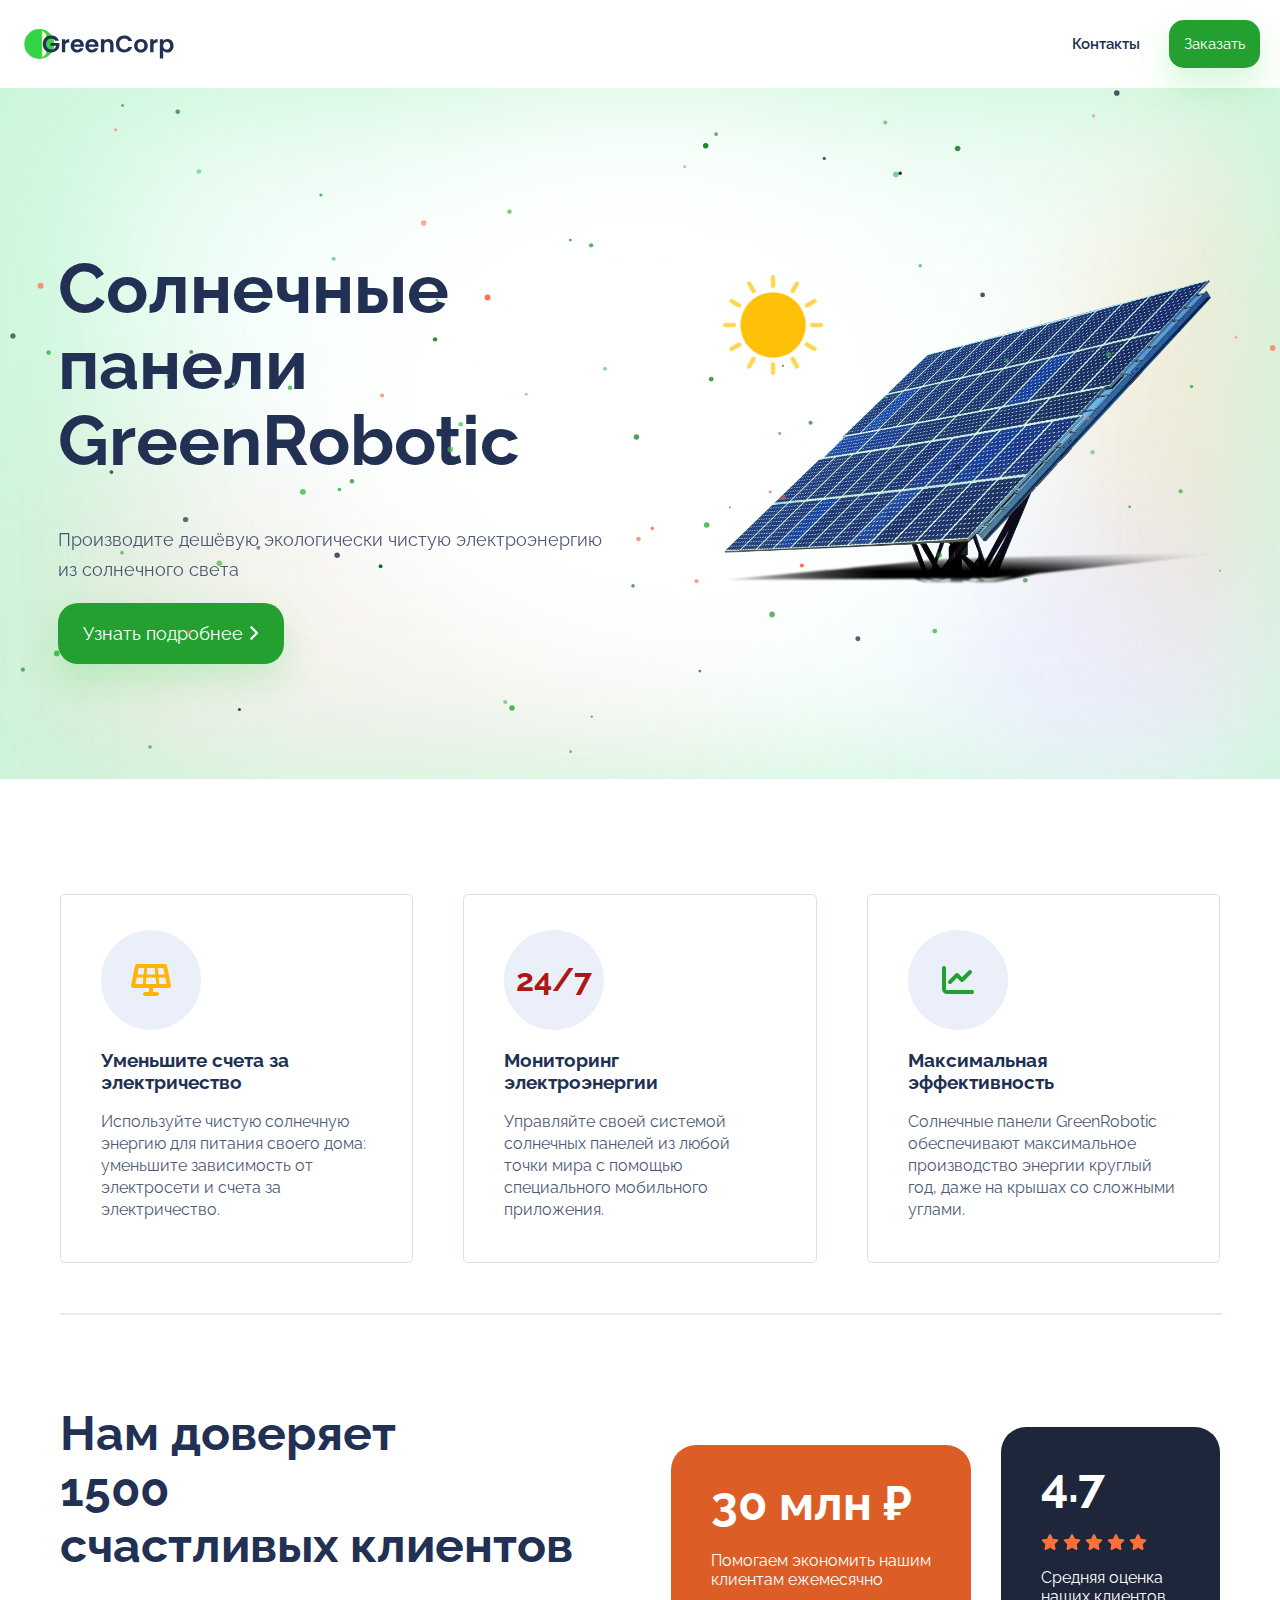
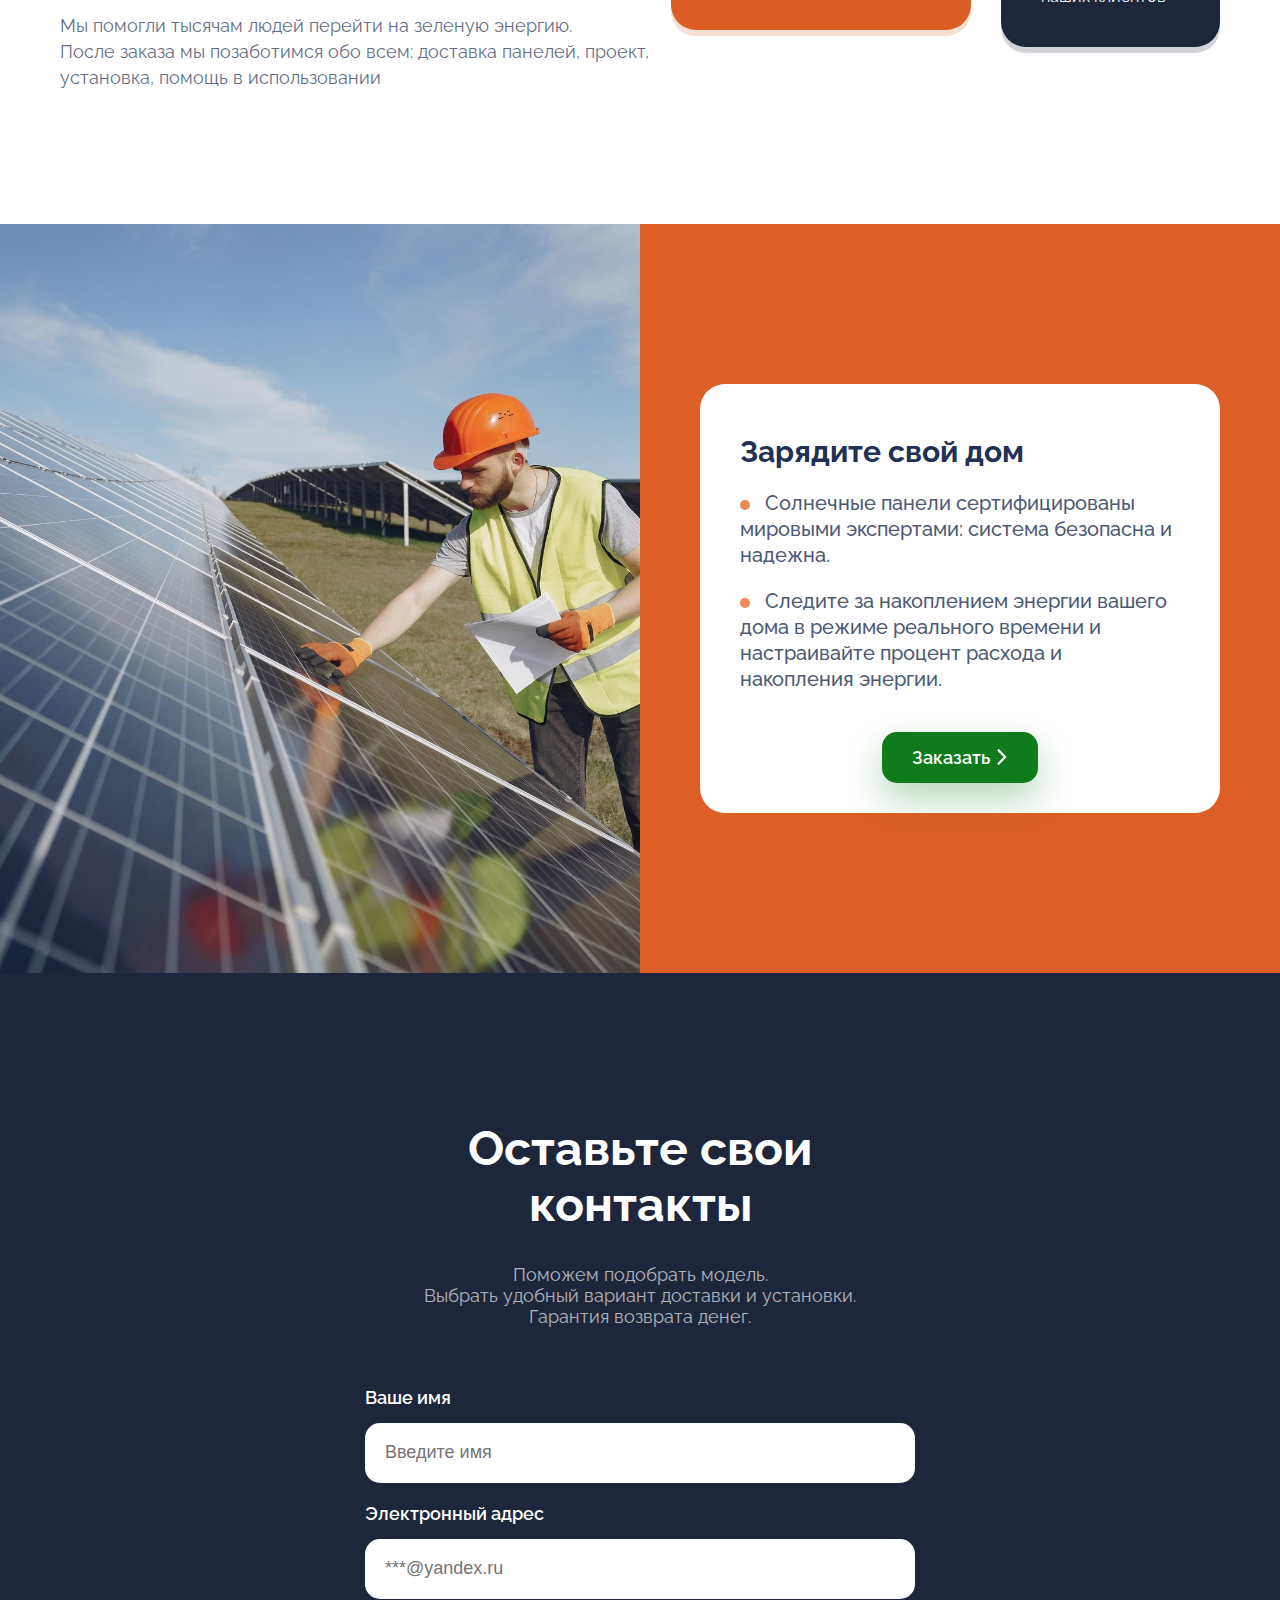
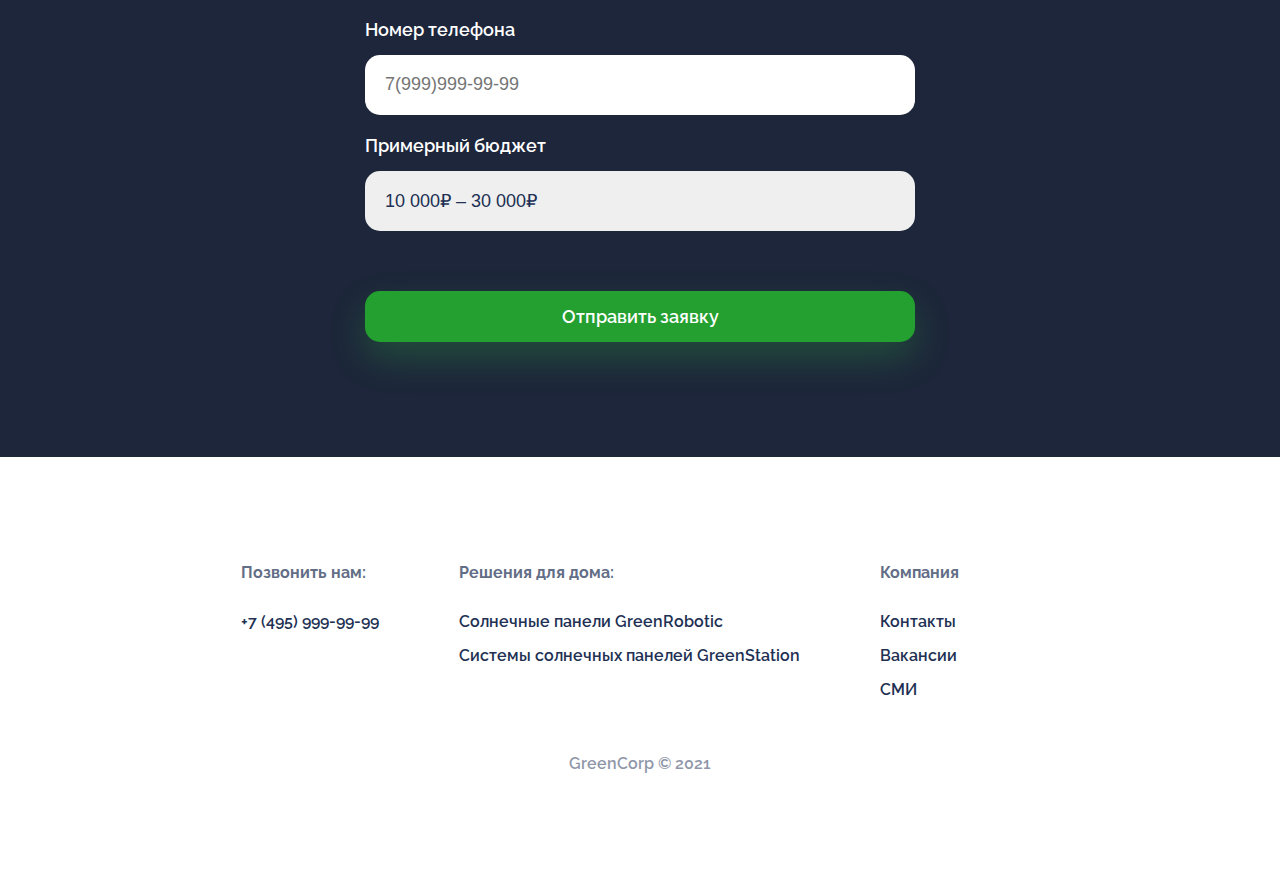
<file: index.html>
<!DOCTYPE html>
<html lang='ru'>
  <head>
    <title> Солнечные панели GreenCorp </title> 
    <link rel='stylesheet' href='main.css'>
    <link href='https://fonts.googleapis.com/css2?family=Raleway:wght@100;300;400;500;600;700;800&display=swap' rel='stylesheet'>
    <meta name='viewport' content='width=device-width, initial-scale=1.0'> 
    <link rel='stylesheet' href='fa/css/all.min.css'>
    <link rel='stylesheet' href='https://cdnjs.cloudflare.com/ajax/libs/animate.css/4.1.1/animate.min.css'>
  </head>
  <body>
    <header>
      <img class='header__logo' src='img/logo.svg'>  
      <div class='header__controls'>
        <a href='#contacts'> Контакты </a>
        <button> Заказать </button>
      </div>
    </header>
    <section class='about'>
      <canvas class="orb-canvas" id="orb-canvas"></canvas>
      <div class='about__info animate__animated animate__fadeInLeft animate__slow'>
          <h1> Солнечные панели GreenRobotic </h1>
          <p> Производите дешёвую экологически чистую электроэнергию из солнечного света </p>
          <button>Узнать подробнее <i class='fa-solid fa-angle-right'></i></button>
      </div>
      <div class='about__images animate__animated animate__fadeInRight animate__slow'>
          <img class='about__sun-image' src='img/sun.png'>
          <img class='about__image' src='img/solar-panel.png'>
      </div>
    </section>
    <section class="features">
      <div class="cards">
        <div class="card">
          <div class="card__logo yellow">
            <i class="fas fa-solar-panel"></i>
          </div>
          <h3>Уменьшите счета за электричество</h3>
          <p>
              Используйте чистую солнечную энергию для питания своего дома: уменьшите зависимость от электросети и счета за электричество.
          </p>
        </div>
        <div class="card">
          <div class="card__logo red">
              24/7
          </div>
          <h3>Мониторинг электроэнергии</h3>
          <p>
              Управляйте своей системой солнечных панелей из любой точки мира с помощью специального мобильного приложения.
          </p>
        </div>
        <div class="card">
          <div class="card__logo green">
            <i class="fas fa-chart-line"></i>
          </div>
          <h3>Максимальная эффективность</h3>
          <p>
              Солнечные панели GreenRobotic обеспечивают максимальное производство энергии круглый год, даже на крышах со сложными углами.
          </p>
        </div>
      </div>
      <div class="features__border"></div>
      <div class="features__feedback">
        <div class="features__feedback-left">
          <h2>
             Нам доверяет
            <br>
            <div class="features__clients-count"> 5000+ </div> счастливых клиентов         
           </h2>
          <p>
             Мы помогли тысячам людей перейти на зеленую энергию.
            <br>
             После заказа мы позаботимся обо всем: доставка панелей, проект, установка, помощь в использовании
          </p>
        </div>
        <div class="features__feedback-right">
          <div class="features__box features__savings-box">
            <h3>30 млн ₽</h3>
            <p>Помогаем экономить нашим клиентам ежемесячно</p>
          </div>
          <div class="features__box features__rate-box">
            <h3>4.7</h3>
            <p class="stars">
              <i class="fas fa-star"></i>
              <i class="fas fa-star"></i>
              <i class="fas fa-star"></i>
              <i class="fas fa-star"></i>
              <i class="fas fa-star"></i>
            </p>
            <p>
              Средняя оценка наших клиентов
            </p>
          </div>
        </div>
      </div>
    </section>
    <section class="promo">
      <div class="promo__image"></div>
      <div class="promo__right">
        <div class="promo__text">
          <h2>Зарядите свой дом</h2>
          <p>
              Солнечные панели сертифицированы мировыми экспертами: система безопасна и надежна.
          </p>
          <p>
              Следите за накоплением энергии вашего дома в режиме реального времени и настраивайте процент расхода и накопления энергии.
          </p>
          <div class="promo__button-wrap">
            <button type="button">Заказать <i class="fas fa-chevron-right"></i></button>
          </div>
        </div>
      </div>
    </section>
    </section>
    <section class='form'>
      <div class='form__container'>
        <h1> Оставьте свои контакты </h1>
        <p> Поможем подобрать модель. <br>
        Выбрать удобный вариант доставки и установки. <br>
        Гарантия возврата денег.  </p>
        <form>
          <div class='form__group'>
            <label for='name'> Ваше имя </label>
            <input id='name' type='text' placeholder='Введите имя'>
          </div>
          <div class='form__group'>
            <label for='email'> Электронный адрес </label>
            <input id='email' type='email' placeholder='***@yandex.ru'>
          </div>
          <div class='form__group'>
            <label for='tel'> Номер телефона </label>
            <input id='tel' type='tel' placeholder='7(999)999-99-99'>
          </div>
          <div class='form__group'>
            <label for='budget'> Примерный бюджет </label>
            <select id='budget'>
              <option value='10-30'> 10 000₽ – 30 000₽ </option>
              <option value='30–60'> 30 000₽ – 60 000₽ </option>
              <option value='60–100'> 60 000₽ – 100 000₽ </option>
              <option value='100+'> 100 000₽  </option>
            </select> 
          </div>
          <button type='submit' class='form__submit'> Отправить заявку </button>
        </form>
      </div>
    </section>
    <footer>
      <div class='footer__container'>
        <div class='footer__group'>
          <h3> Позвонить нам: </h3>
        <div class='footer__links'>
          <a href='tel:74959999999'> +7 (495) 999-99-99 </a>
        </div>
        </div>
        <div class='footer__group'>
          <h3> Решения для дома: </h3>
        <div class='footer__links'> 
          <a href='#'> Солнечные панели GreenRobotic </a>
          <a href='#'> Системы солнечных панелей GreenStation </a>
        </div>
        </div>
        <div class='footer__group'>
          <h3> Компания </h3>
        <div class='footer__links'> 
          <a href='#'> Контакты </a>
          <a href='#'> Вакансии </a>
          <a href='#'> СМИ </a>
        </div>
        </div>
      </div>
      <div class='footer__copyright'> 
        <p> GreenCorp © 2021 </p>
      </div>
    </footer>

    <script src='fa/js/all.min.js'></script>
    <script src="js/canvas.js"></script>
    <script src="js/animations.js"></script>
  </body>
</html>
</file>
<file: main.css>
header {
  display: flex;
  justify-content: space-between;
  align-items: center;
  padding: 20px;
  background-color: #fff;
  position: sticky;
  top: 0;
  z-index: 1;
}
body {
  font-family: 'Raleway', sans-serif;
  color: #213053;
  margin: 0;
}
a {
  text-decoration: none;
  color: #213053;
}
header a {
  font-size: 15px;
  font-weight: 600;
  margin-right: 25px;
}
button {
  font-family: 'Raleway', sans—serif;
  font-size: 15px;
  color: #fff;
  background-color: #23a030;
  border: none;
  border-radius: 15px;
  cursor: pointer;
  box-shadow: 0 16px 36px rgb(52 213 68 / 22%);
  padding: 15px;
}
select {
  appearance: none;
}
input {
  outline: none;
}
button:hover {
  background-color: #f6980c;
  box-shadow: 0 16px 36px rgba(246 152 12 / 20%);
  transition: background-color 0.3s ease-in;
}
footer {
  padding: 90px 20px; 
  font-size: 16px;
  font-weight: 600;
}
.header__logo {
  height: 30px;
}
.about {
  display: flex;
  position: relative;
  justify-content: space-around;
  align-items: center;
  padding-top: 115px;
  padding-bottom: 115px;

  background: url('img/back.png') no-repeat;
  background-position: center;
  background-size: cover;
}
.about__info{
  max-width: 550px;
}
.about__image {
  width: 500px;
}
.about__sun-image {
  width: 100px;
  height: 100px;
  animation: rotation 10s linear infinite;
  position: absolute;
}
.orb-canvas {
  position: absolute;
  top: 0;
  height: 100%;
  right: 0;
}
.about h1 {
  font-size: 70px;
  line-height: 76px;
}
.about p {
  font-size: 18px;
  line-height: 30px;
  opacity: 0.8;
}
.about button {
  font-size: 18px;
  border-radius: 20px;
  padding: 20px 25px;
}
.features {
  background-color: #fff;
  padding: 115px 60px; 
}
.cards {
  display: grid;
  grid-gap: 50px;
  grid-template-columns: 1fr 1fr 1fr;
}
.card {
  padding: 35px 40px 25px 40px;
  background: #FFFFFF;
  border: 1px solid #D9E4E6;
  border-radius: 5px;
}
.card p {
  opacity: 0.8;
  font-size: 16px;
  line-height: 22px;
}
.card__logo {
  font-weight: 700;
  font-size: 32px;
  background: #eaeff9;
  border-radius: 50%;
  height: 100px;
  width: 100px;
  display: flex;
  justify-content: center;
  align-items: center;
}
.card__logo.yellow {
  color: #ffb406;
}
.card__logo.red {
  color: #ad1714;
}
.card__logo.green {
  color: #22a030;
}
.features__border {
  width: 100%;
  border: 1px solid #E6EAF4;
  margin-top: 50px;
  margin-bottom: 50px;
}
.features__feedback {
  display: flex;
}
.features__feedback-left {
  margin-right: 10px;
}
.features__feedback-left h2 {
  font-size: 48px;
}
.features__feedback-left p {
  font-size: 18px;
  opacity: 0.7;
  line-height: 26px;
}
.features__feedback-right {
  display: flex;
  align-items: center;
}
.features__box {
  border-radius: 25px;
  padding: 30px 40px 25px 40px;
  color: white;
}
.features__box h3 {
  font-size: 48px;
  margin-top: 0;
  margin-bottom: 20px;
}
.features__savings-box {
  background-color: #dc5e26;
  box-shadow: 0 6px 0 rgb(221 95 38 / 20%);
  margin-right: 30px;
}
.features__rate-box {
  background-color: #1D263A;
  box-shadow: 0 6px 0 rgb(29 38 58 / 20%);
}
.stars {
  color: #ff7039;
}
.promo {
  display: flex;
}
.promo__image {
  background-image: url(img/promo.jpg);
  width: 50%;
  flex-shrink: 0;
  background-size: cover;
  background-position: center;
}
.promo__right {
  background: #dd5f26;
  padding: 160px 60px;
}
.promo__text {
  background-color: white;
  padding: 30px 40px;
  border-radius: 25px;
  font-size: 20px;
  font-weight: 500;
  line-height: 26px;
}
.promo__text p::before {
  content: '';
  display: inline-block;
  width: 10px;
  height: 10px;
  border-radius: 50%;
  background-color: #ec6b29;
  margin-right: 10px;
}
.promo__text p {
  opacity: 0.8;
}
.promo__text button {
  background-color: #107b1c;
  margin-top: 20px;
  font-weight: 600;
  font-size: 18px;
  box-shadow: 0 16px 36px rgb(16 122 28 / 30%);
  padding: 15px 30px;
}
.promo__button-wrap {
  display: flex;
  justify-content: center;
}
.promo__text button i {
  font-size: 15px;
  margin-left: 5px;
}
.form {
  background-color: #1D263A;
  color: #fff;
  padding-top: 115px;
  padding-bottom: 115px;
  text-align: center;
  
  display: flex;
  justify-content: center;
  align-items: center;
}
.form h1 {
  font-size: 48px;
}
.form p {
  font-size: 18px;
  opacity: 0.65;
}
.form__group {
  display: flex;
  flex-direction: column;
  text-align: left;
}
.form__container {
  width: 550px;
}
.form form {
  display: grid;
  grid-gap: 20px;
  margin-top: 60px;
}
.form label {
  font-size: 18px;
  font-weight: 600;
  margin-bottom: 15px;
}
.form input {
  font-size: 18px;
  color: #213053;
  height: 60px;
  padding: 0px 20px;
  border-radius: 15px;
  border: none;
}
.form select {
  font-size: 18px;
  color: #213053;
  height: 60px;
  padding: 0px 20px;
  border-radius: 15px;
  border: none;
}
.form__submit {
  font-size: 18px;
  font-weight: 600;
  margin-top: 40px;
}
.footer__container {
  display: flex;
  justify-content: center;
}
.footer__copyright p {
  margin-top: 40px;
  text-align: center;
  opacity: 0.5;
}
.footer__group {
  margin-right: 80px;
}
.footer__group h3 {
  font-size: 16px;
  opacity: 0.7;
  margin-bottom: 30px;
}
.footer__links {
  display: flex;
  flex-direction: column;
}
.footer__links a {
  margin-bottom: 15px;
}
@keyframes rotation {
  0% {
    transform: rotate(0);
  }
  100% {
    transform: rotate(360deg);
  }
}
@media (max-width: 1024px) {
  .about {
      padding: 115px 20px;
  }

  .about h1 {
      font-size: 36px;
      line-height: 40px;
  }

  .about__image {
      width: 280px;
  }

  .about__sun-image {
      width: 75px;
      height: 75px;
  }
}
@media (max-width: 720px) {
   header {
       padding: 10px;
   }
   .header__logo {
       height: 20px;
   }
   header a {
       margin-right: 10px;
   }
   .about {
       flex-direction: column-reverse;
       padding: 50px 10px;
   }
   .about h1 {
       font-size: 36px;
       line-height: 40px;
   }
   .about__image {
       width: 280px;
   }
   .about__sun-image {
       width: 75px;
       height: 75px;
   }
    .features {
      padding: 50px 10px;
    }
    .cards {
      grid-template-columns: auto;
    }
    .features__feedback {
      flex-direction: column;
    }
    .features__feedback-left {
      margin-right: 0;
    }
    .features__feedback-left h2, .features__box h3 {
      font-size: 36px;
    }
    .features__feedback-right {
      flex-direction: column;
      align-items: initial;
    }
    .features__savings-box {
      margin-right: 0;
      margin-bottom: 30px;
    }
    .promo {
      flex-direction: column-reverse;
    }
    .promo__right {
      padding: 50px 10px;
    }
    .promo__image {
      width: 100%;
      height: 500px;
    }
    .form {
        padding: 50px 10px;
    }
    .form h1 {
        font-size: 36px;
    }
    footer {
        padding: 50px 10px;
    }
    .footer__container {
        flex-direction: column;
    }
    }
</file>
